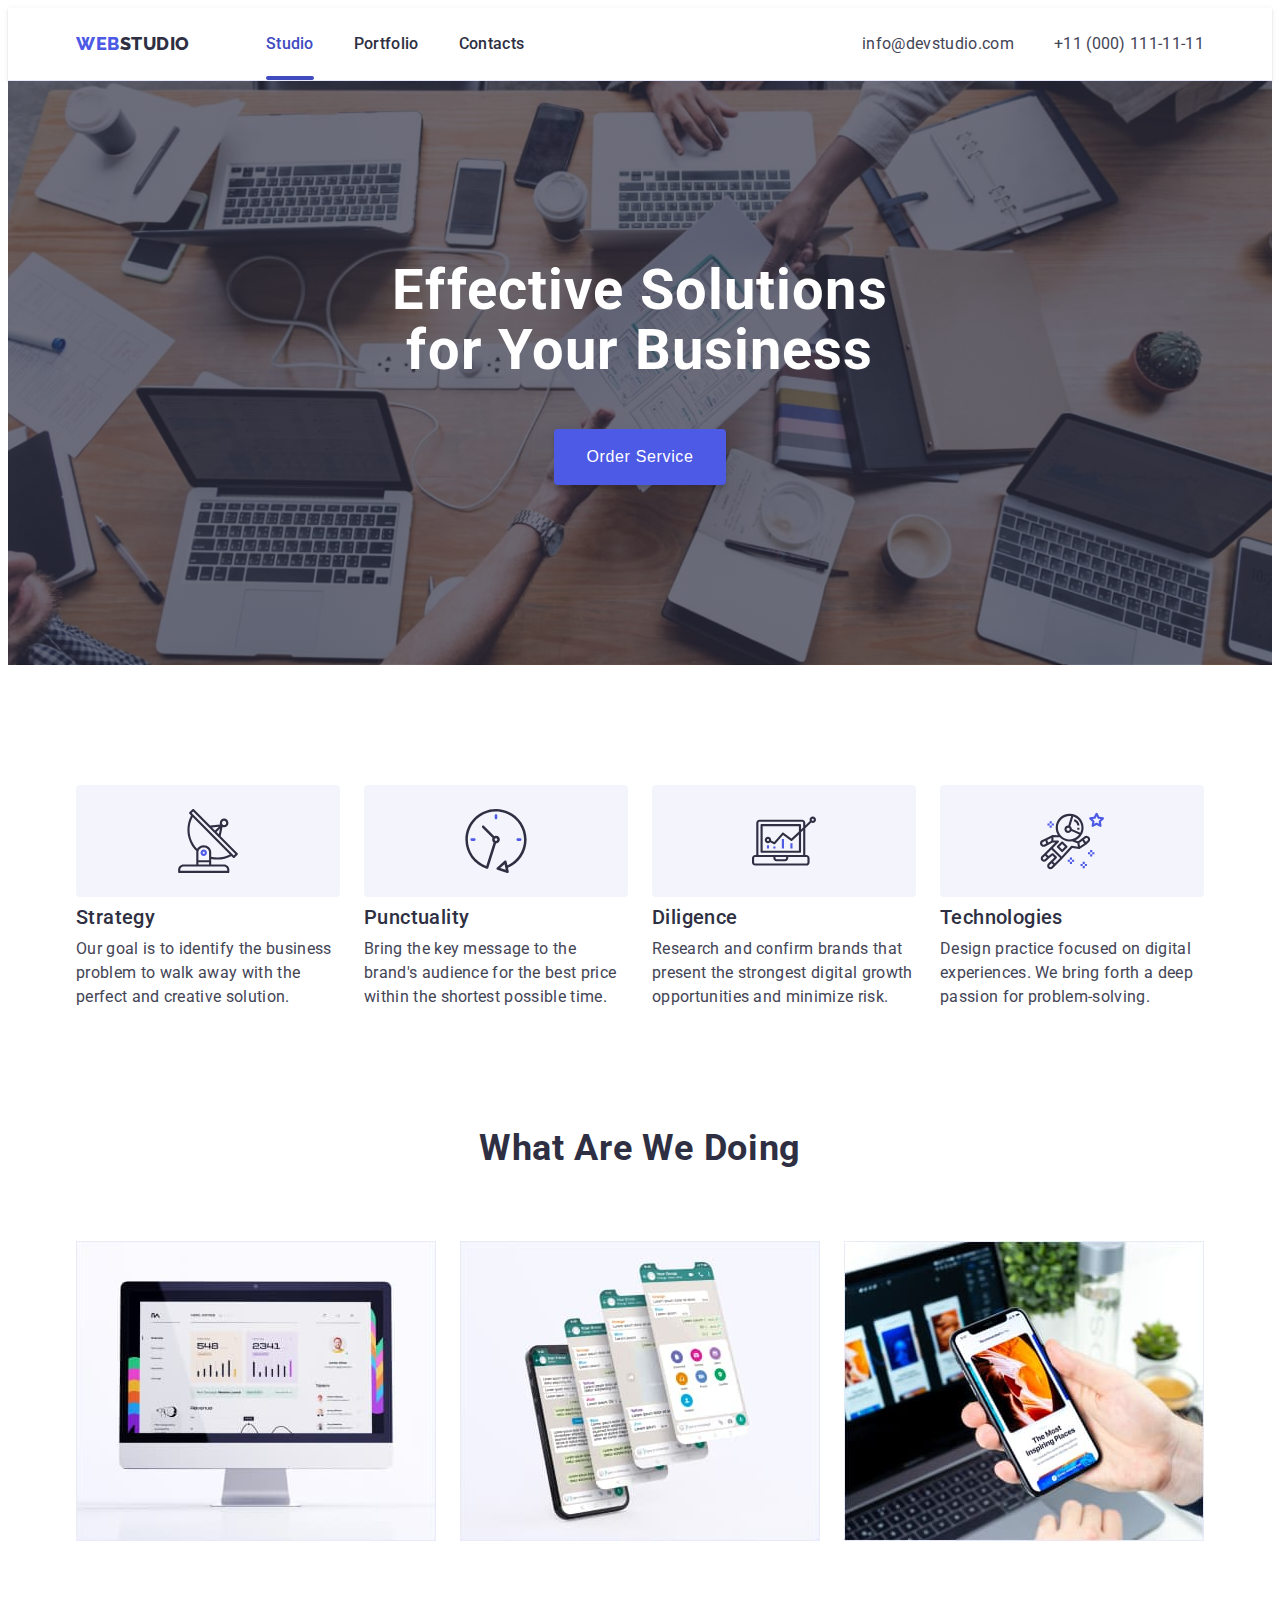
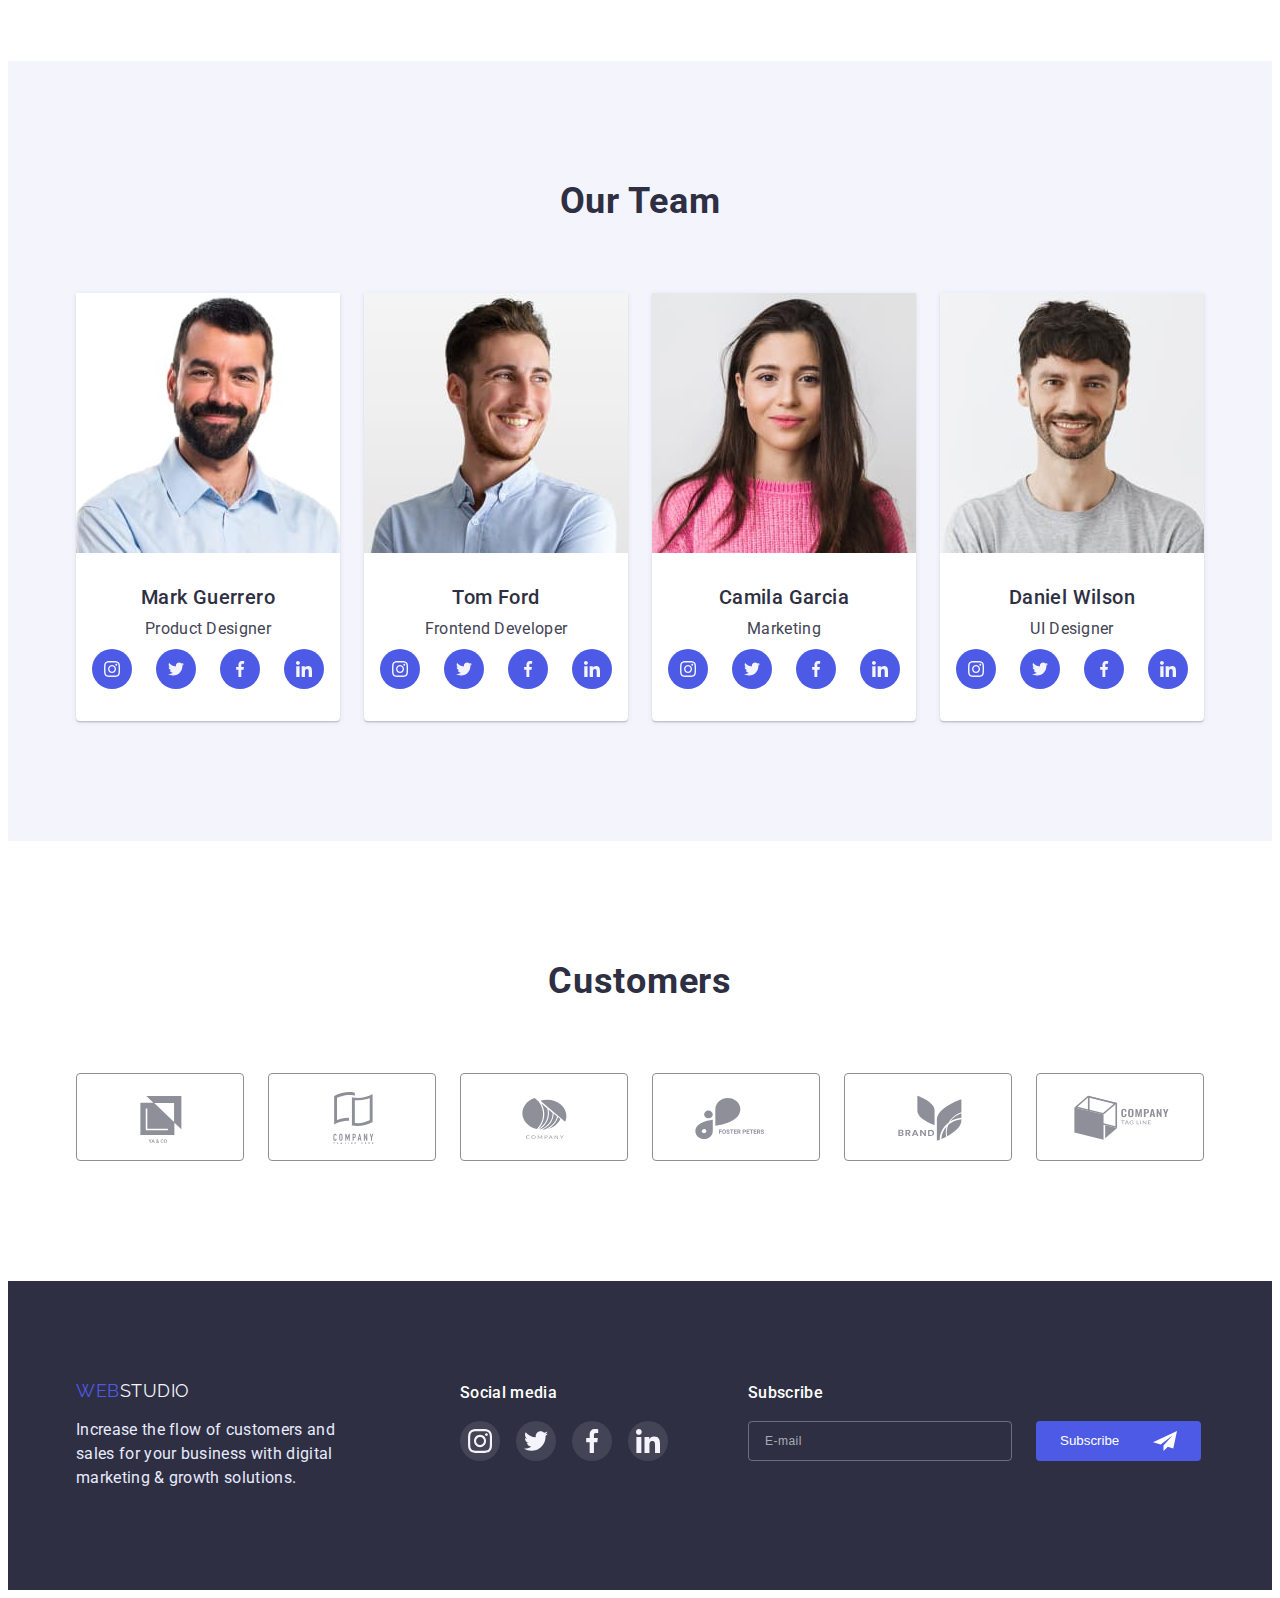
<file: index.html>
<!DOCTYPE html>
<html lang="en">
  <head>
    <meta charset="UTF-8" />
    <meta http-equiv="X-UA-Compatible" content="IE=edge" />
    <meta name="viewport" content="width=device-width, initial-scale=1.0" />
    <title>WebStudio</title>
    <link rel="preconnect" href="https://fonts.googleapis.com" />
    <link rel="preconnect" href="https://fonts.gstatic.com" crossorigin />
    <link
      href="https://fonts.googleapis.com/css2?family=Raleway:wght@800&family=Roboto:wght@400;500;700;900&display=swap"
      rel="stylesheet"
    />
    <link
      rel="stylesheet"
      href="https://cdnjs.cloudflare.com/ajax/libs/modern-normalize/1.1.0/modern-normalize.min.css"
      integrity="sha512-wpPYUAdjBVSE4KJnH1VR1HeZfpl1ub8YT/NKx4PuQ5NmX2tKuGu6U/JRp5y+Y8XG2tV+wKQpNHVUX03MfMFn9Q=="
      crossorigin="anonymous"
      referrerpolicy="no-referrer"
    />
    <link rel="stylesheet" href="./css/styles.css" />
  </head>

  <body>
    <!-- top line -->
    <header class="header">
      <div class="container page-header">
        <nav class="header-nav">
          <a href="./index.html" class="header-logo link"
            ><span class="header-web">Web</span>Studio</a
          >
          <ul class="menu list">
            <li class="menu-items">
              <a href="./index.html" class="menu-link link active">Studio</a>
            </li>
            <li class="menu-items">
              <a href="./portfolio.html" class="menu-link link">Portfolio</a>
            </li>
            <li class="menu-items">
              <a href="" class="menu-link link">Contacts</a>
            </li>
          </ul>
        </nav>
        <address class="contacts">
          <ul class="contacts-list list">
            <li class="contact-mail">
              <a href="mailto:info@devstudio.com" class="mail link"
                >info@devstudio.com</a
              >
            </li>
            <li class="contact-number">
              <a href="tel:+110001111111" class="number link"
                >+11 (000) 111-11-11</a
              >
            </li>
          </ul>
        </address>
      </div>
    </header>
    <!-- Hero -->
    <main>
      <section class="hearo">
        <div class="container hearo-container">
          <h1 class="hearo-title">Effective Solutions for Your Business</h1>
          <div class="button-container">
            <button type="button" data-modal-open class="hearo-btn">
              Order Service
            </button>
          </div>
        </div>
      </section>

      <!-- section 1 -->
      <section class="feature section">
        <div class="container">
          <h2 class="notitle">features</h2>
          <ul class="list feature-list">
            <li class="feature-item">
              <div class="feature-bg">
                <svg class="feature-icon" width="64" height="64">
                  <use href="./images/sprite.svg#icon-antenna"></use>
                </svg>
              </div>
              <h3 class="feature-title">Strategy</h3>
              <p class="feature-text">
                Our goal is to identify the business problem to walk away with
                the perfect and creative solution.
              </p>
            </li>
            <li class="feature-item">
              <div class="feature-bg">
                <svg class="feature-icon" width="64" height="64">
                  <use href="./images/sprite.svg#icon-clock"></use>
                </svg>
              </div>
              <h3 class="feature-title">Punctuality</h3>
              <p class="feature-text">
                Bring the key message to the brand's audience for the best price
                within the shortest possible time.
              </p>
            </li>
            <li class="feature-item">
              <div class="feature-bg">
                <svg class="feature-icon" width="64" height="64">
                  <use href="./images/sprite.svg#icon-diagram"></use>
                </svg>
              </div>
              <h3 class="feature-title">Diligence</h3>
              <p class="feature-text">
                Research and confirm brands that present the strongest digital
                growth opportunities and minimize risk.
              </p>
            </li>
            <li class="feature-item">
              <div class="feature-bg">
                <svg class="feature-icon" width="64" height="64">
                  <use href="./images/sprite.svg#icon-astronaut"></use>
                </svg>
              </div>
              <h3 class="feature-title">Technologies</h3>
              <p class="feature-text">
                Design practice focused on digital experiences. We bring forth a
                deep passion for problem-solving.
              </p>
            </li>
          </ul>
        </div>
      </section>
      <!-- section 2 -->
      <section class="doing section">
        <div class="container">
          <h2 class="doing-title">What are we doing</h2>
          <ul class="doing-list list">
            <li class="doing-img">
              <img
                class=""
                src="./images/img20.jpg"
                alt="computer"
                width="360"
                height="300"
              />
            </li>
            <li class="doing-img">
              <img
                src="./images/img21.jpg"
                alt="phone"
                width="360"
                height="300"
              />
            </li>
            <li class="doing-img">
              <img
                src="./images/img25.jpg"
                alt="computer and phene"
                width="360"
                height="300"
              />
            </li>
          </ul>
        </div>
      </section>
      <!-- section 3 -->
      <section class="team section">
        <div class="container">
          <h2 class="team-title">Our Team</h2>
          <ul class="team-list list">
            <li class="team-item">
              <img
                src="./images/img.jpg"
                alt="photo"
                width="264"
                height="292"
              />
              <div class="text-container">
                <h3 class="team-minititles">Mark Guerrero</h3>
                <p class="team-text">Product Designer</p>
                <ul class="social-list list">
                  <li class="social-list-item">
                    <a href="" class="social-list-link">
                      <svg class="social-list-icon" width="16" height="16">
                        <use href="./images/sprite.svg#icon-instagram"></use>
                      </svg>
                    </a>
                  </li>
                  <li class="social-list-item">
                    <a href="" class="social-list-link">
                      <svg class="social-list-icon" width="16" height="16">
                        <use href="./images/sprite.svg#icon-twitter"></use>
                      </svg>
                    </a>
                  </li>
                  <li class="social-list-item">
                    <a href="" class="social-list-link">
                      <svg class="social-list-icon" width="16" height="16">
                        <use href="./images/sprite.svg#icon-facebook"></use>
                      </svg>
                    </a>
                  </li>
                  <li class="social-list-item">
                    <a href="" class="social-list-link">
                      <svg class="social-list-icon" width="16" height="16">
                        <use href="./images/sprite.svg#icon-linkedin"></use>
                      </svg>
                    </a>
                  </li>
                </ul>
              </div>
            </li>
            <li class="team-item">
              <img
                src="./images/img11.jpg"
                alt="photo"
                width="264"
                height="292"
              />
              <div class="text-container">
                <h3 class="team-minititles">Tom Ford</h3>
                <p class="team-text">Frontend Developer</p>
                <ul class="social-list list">
                  <li class="social-list-item">
                    <a href="" class="social-list-link">
                      <svg class="social-list-icon" width="16" height="16">
                        <use href="./images/sprite.svg#icon-instagram"></use>
                      </svg>
                    </a>
                  </li>
                  <li class="social-list-item">
                    <a href="" class="social-list-link">
                      <svg class="social-list-icon" width="16" height="16">
                        <use href="./images/sprite.svg#icon-twitter"></use>
                      </svg>
                    </a>
                  </li>
                  <li class="social-list-item">
                    <a href="" class="social-list-link">
                      <svg class="social-list-icon" width="16" height="16">
                        <use href="./images/sprite.svg#icon-facebook"></use>
                      </svg>
                    </a>
                  </li>
                  <li class="social-list-item">
                    <a href="" class="social-list-link">
                      <svg class="social-list-icon" width="16" height="16">
                        <use href="./images/sprite.svg#icon-linkedin"></use>
                      </svg>
                    </a>
                  </li>
                </ul>
              </div>
            </li>
            <li class="team-item">
              <img
                src="./images/img22.jpg"
                alt="photo"
                width="264"
                height="292"
              />
              <div class="text-container">
                <h3 class="team-minititles">Camila Garcia</h3>
                <p class="team-text">Marketing</p>
                <ul class="social-list list">
                  <li class="social-list-item">
                    <a href="" class="social-list-link">
                      <svg class="social-list-icon" width="16" height="16">
                        <use href="./images/sprite.svg#icon-instagram"></use>
                      </svg>
                    </a>
                  </li>
                  <li class="social-list-item">
                    <a href="" class="social-list-link">
                      <svg class="social-list-icon" width="16" height="16">
                        <use href="./images/sprite.svg#icon-twitter"></use>
                      </svg>
                    </a>
                  </li>
                  <li class="social-list-item">
                    <a href="" class="social-list-link">
                      <svg class="social-list-icon" width="16" height="16">
                        <use href="./images/sprite.svg#icon-facebook"></use>
                      </svg>
                    </a>
                  </li>
                  <li class="social-list-item">
                    <a href="" class="social-list-link">
                      <svg class="social-list-icon" width="16" height="16">
                        <use href="./images/sprite.svg#icon-linkedin"></use>
                      </svg>
                    </a>
                  </li>
                </ul>
              </div>
            </li>
            <li class="team-item">
              <img
                src="./images/img33.jpg"
                alt="photo"
                width="264"
                height="292"
              />
              <div class="text-container">
                <h3 class="team-minititles">Daniel Wilson</h3>
                <p class="team-text">UI Designer</p>
                <ul class="social-list list">
                  <li class="social-list-item">
                    <a href="" class="social-list-link">
                      <svg class="social-list-icon" width="16" height="16">
                        <use href="./images/sprite.svg#icon-instagram"></use>
                      </svg>
                    </a>
                  </li>
                  <li class="social-list-item">
                    <a href="" class="social-list-link">
                      <svg class="social-list-icon" width="16" height="16">
                        <use href="./images/sprite.svg#icon-twitter"></use>
                      </svg>
                    </a>
                  </li>
                  <li class="social-list-item">
                    <a href="" class="social-list-link">
                      <svg class="social-list-icon" width="16" height="16">
                        <use href="./images/sprite.svg#icon-facebook"></use>
                      </svg>
                    </a>
                  </li>
                  <li class="social-list-item">
                    <a href="" class="social-list-link">
                      <svg class="social-list-icon" width="16" height="16">
                        <use href="./images/sprite.svg#icon-linkedin"></use>
                      </svg>
                    </a>
                  </li>
                </ul>
              </div>
            </li>
          </ul>
        </div>
      </section>
      <!-- partnier -->
      <section class="parnier section">
        <div class="container">
          <h2 class="partnier-title">Customers</h2>
          <ul class="partnier-list list">
            <li class="partnier-item">
              <a href="" class="partnier-link link">
                <svg class="partnier-icon" width="104" height="56">
                  <use href="./images/sprite.svg#icon-logo-one"></use>
                </svg>
              </a>
            </li>
            <li class="partnier-item">
              <a href="" class="partnier-link link">
                <svg class="partnier-icon" width="104" height="56">
                  <use href="./images/sprite.svg#icon-logo-two"></use>
                </svg>
              </a>
            </li>
            <li class="partnier-item">
              <a href="" class="partnier-link link">
                <svg class="partnier-icon" width="104" height="56">
                  <use href="./images/sprite.svg#icon-logo-three"></use>
                </svg>
              </a>
            </li>
            <li class="partnier-item">
              <a href="" class="partnier-link link">
                <svg class="partnier-icon" width="104" height="56">
                  <use href="./images/sprite.svg#icon-logo-four"></use>
                </svg>
              </a>
            </li>
            <li class="partnier-item">
              <a href="" class="partnier-link link">
                <svg class="partnier-icon" width="104" height="56">
                  <use href="./images/sprite.svg#icon-logo-five"></use>
                </svg>
              </a>
            </li>
            <li class="partnier-item">
              <a href="" class="partnier-link link">
                <svg class="partnier-icon" width="104" height="56">
                  <use href="./images/sprite.svg#icon-logo-six"></use>
                </svg>
              </a>
            </li>
          </ul>
        </div>
      </section>
    </main>
    <!-- footer -->
    <footer class="footer">
      <div class="footer-container container">
        <div>
          <a href="./index.html" class="footer-link link"
            ><span class="footer-web">Web</span>Studio</a
          >

          <p class="footer-text">
            Increase the flow of customers and sales for your business with
            digital marketing & growth solutions.
          </p>
        </div>
        <div class="footer-social-container">
          <h3 class="footer-social-title">Social media</h3>
          <ul class="footer-social-list list">
            <li class="footer-social-item">
              <a href="" class="footer-social-link link">
                <svg class="footer-social-icon" width="24" height="24">
                  <use href="./images/sprite.svg#icon-instagram"></use>
                </svg>
              </a>
            </li>
            <li class="footer-social-item">
              <a href="" class="footer-social-link">
                <svg class="footer-social-icon" width="24" height="24">
                  <use href="./images/sprite.svg#icon-twitter"></use>
                </svg>
              </a>
            </li>
            <li class="footer-social-item">
              <a href="" class="footer-social-link">
                <svg class="footer-social-icon" width="24" height="24">
                  <use href="./images/sprite.svg#icon-facebook"></use>
                </svg>
              </a>
            </li>
            <li class="footer-social-item">
              <a href="" class="footer-social-link">
                <svg class="footer-social-icon" width="24" height="24">
                  <use href="./images/sprite.svg#icon-linkedin"></use>
                </svg>
              </a>
            </li>
          </ul>
        </div>
        <form class="subscribe-form" autocomplete="off">
          <p class="media">Subscribe</p>
          <div class="subscribe-field">
            <label class="subscribe-label">
              <input
                type="email"
                name="email"
                class="subscribe-input"
                placeholder="E-mail"
              />
            </label>
            <button type="submit" class="btn-subscribe">
              Subscribe
              <svg class="subscribe-icon" width="24" height="24">
                <use href="./images/sprite.svg#logo-subscribe"></use>
              </svg>
            </button>
          </div>
        </form>
      </div>
    </footer>
    <div class="backdrop is-hidden" data-modal>
      <div class="modal">
        <button type="button" data-modal-close class="modal-close">
          <svg class="btn-modal" width="8" height="8">
            <use href="./images/sprite.svg#icon-close"></use>
          </svg>
        </button>
        <form autocomplete="off">
          <b class="modal-topic"
            >Leave your contacts and we will call you back</b
          >
          <label class="modal-item">
            <span class="input-name">Name</span>
            <input type="text" name="name" />
            <span class="person-input">
              <svg class="input-icon" width="18" height="24">
                <use href="./images/sprite.svg#modal-person"></use>
              </svg>
            </span>
          </label>

          <label class="modal-item">
            <span class="input-name">Phone</span>
            <input type="tel" name="tel" />
            <span class="person-input">
              <svg class="input-icon" width="18" height="24">
                <use href="./images/sprite.svg#modal-phone"></use>
              </svg>
            </span>
          </label>

          <label class="modal-item">
            <span class="input-name">Email</span>
            <input type="email" name="email" autocomplete="on" />
            <span class="person-input">
              <svg class="input-icon" width="18" height="24">
                <use href="./images/sprite.svg#modal-email"></use>
              </svg>
            </span>
          </label>

          <label class="modal-item comment">
            <span class="input-name">Comment</span>
            <textarea name="comment" placeholder="Text input"></textarea>
          </label>

          <label class="modal-policy">
            <input class="checkbox" type="checkbox" name="privacy policy" />
            <span class="logo-check">
              <svg class="check" width="10" height="8">
                <use href="./images/sprite.svg#logo-check"></use>
              </svg>
            </span>
            I accept the terms and conditions of the
            <span>
              <a href="#">Privacy Policy</a>
            </span>
          </label>

          <button type="submit" class="btn-send">Send</button>
        </form>
      </div>
    </div>
    <script src="./js/modal.js"></script>
  </body>
</html>
</file>
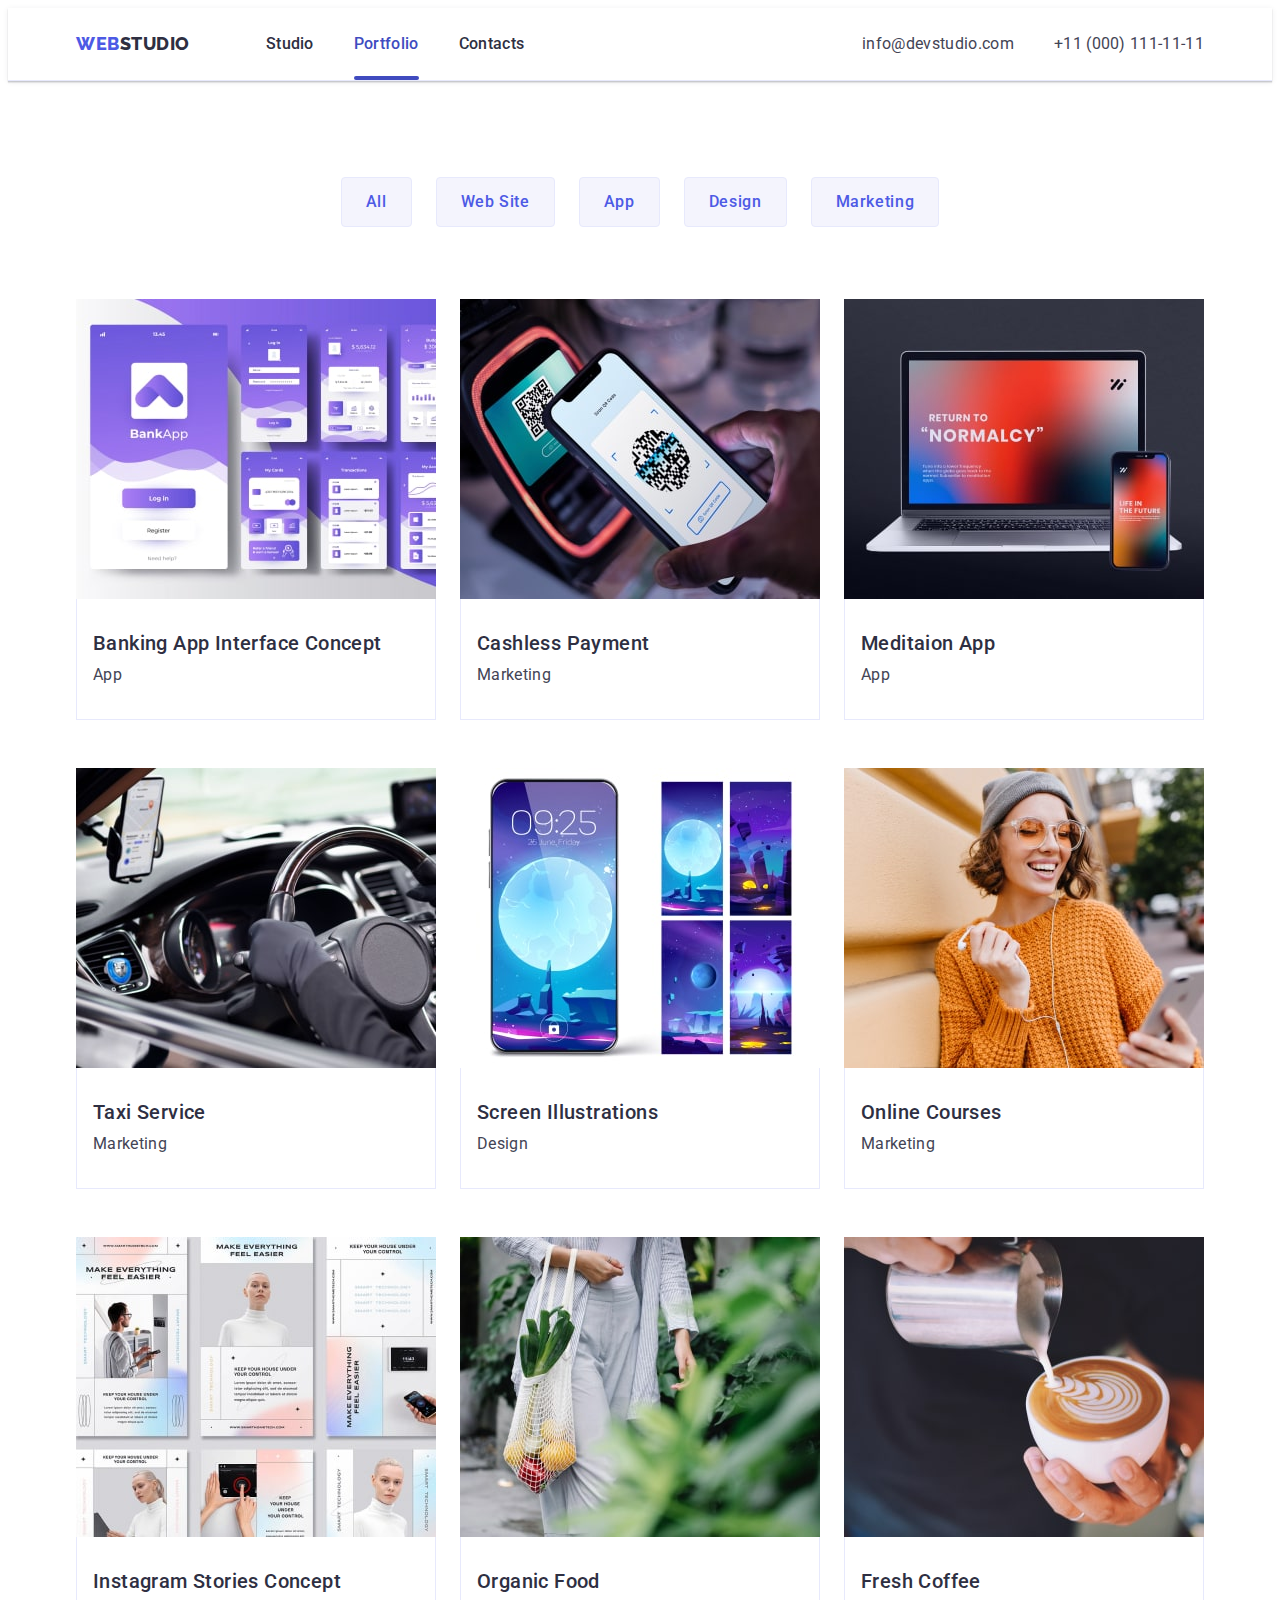
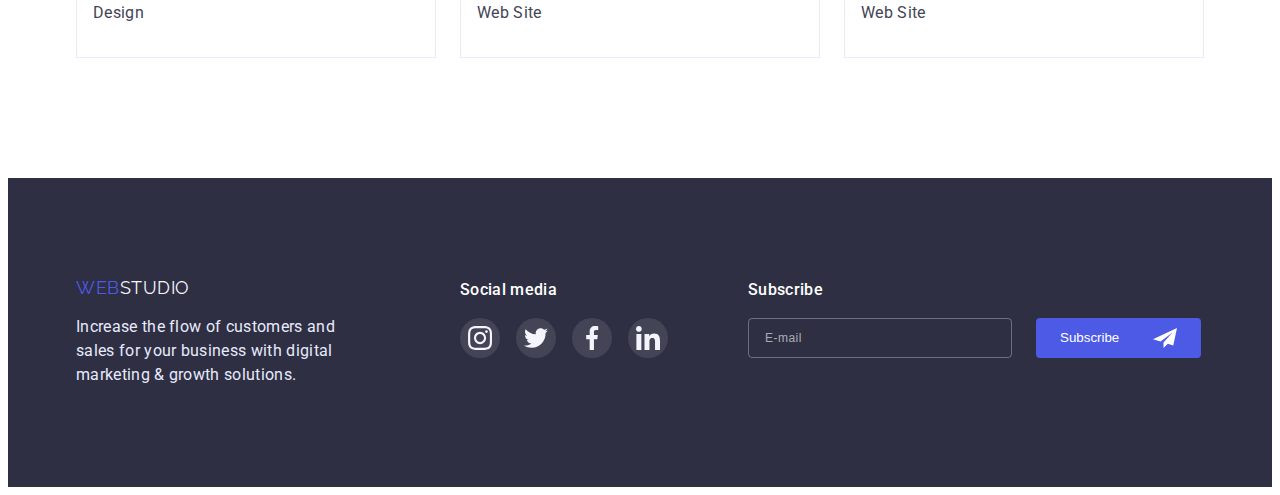
<file: portfolio.html>
<!DOCTYPE html>
<html lang="en">
  <head>
    <meta charset="UTF-8" />
    <meta http-equiv="X-UA-Compatible" content="IE=edge" />
    <meta name="viewport" content="width=device-width, initial-scale=1.0" />
    <title>Portfolio</title>
    <link rel="preconnect" href="https://fonts.googleapis.com" />
    <link rel="preconnect" href="https://fonts.gstatic.com" crossorigin />
    <link
      href="https://fonts.googleapis.com/css2?family=Raleway:wght@800&family=Roboto:wght@400;500;700;900&display=swap"
      rel="stylesheet"
    />
    <link
      rel="stylesheet"
      href="https://cdnjs.cloudflare.com/ajax/libs/modern-normalize/1.1.0/modern-normalize.min.css"
      integrity="sha512-wpPYUAdjBVSE4KJnH1VR1HeZfpl1ub8YT/NKx4PuQ5NmX2tKuGu6U/JRp5y+Y8XG2tV+wKQpNHVUX03MfMFn9Q=="
      crossorigin="anonymous"
      referrerpolicy="no-referrer"
    />
    <link rel="stylesheet" href="./css/styles.css" />
  </head>

  <body>
    <!-- top line -->
    <header class="header">
      <div class="container page-header">
        <nav class="header-nav">
          <a href="./index.html" class="header-logo link"
            ><span class="header-web">Web</span>Studio</a
          >
          <ul class="menu list">
            <li class="menu-items">
              <a href="./index.html" class="menu-link link">Studio</a>
            </li>
            <li class="menu-items">
              <a href="./portfolio.html" class="menu-link link active"
                >Portfolio</a
              >
            </li>
            <li class="menu-items">
              <a href="" class="menu-link link">Contacts</a>
            </li>
          </ul>
        </nav>
        <address class="contacts">
          <ul class="contacts-list list">
            <li class="contact-mail">
              <a href="mailto:info@devstudio.com" class="mail link"
                >info@devstudio.com</a
              >
            </li>
            <li class="contact-number">
              <a href="tel:+110001111111" class="number link"
                >+11 (000) 111-11-11</a
              >
            </li>
          </ul>
        </address>
      </div>
    </header>
    <!--buttons -->
    <main>
      <section class="content section">
        <div class="portfilio container">
          <h1 class="notitle">portfolio</h1>

          <ul class="btn-list list">
            <li>
              <button type="button" class="btn-all batton-list">All</button>
            </li>
            <li>
              <button type="button" class="btn-site batton-list">
                Web Site
              </button>
            </li>
            <li>
              <button type="button" class="btn-app batton-list">App</button>
            </li>
            <li>
              <button type="button" class="btn-design batton-list">
                Design
              </button>
            </li>
            <li>
              <button type="button" class="btn-marketing batton-list">
                Marketing
              </button>
            </li>
          </ul>

          <!-- row1 -->

          <ul class="row-list list">
            <li class="row-item">
              <a href="./portfolio.html" class="row-link link">
                <div class="row-link-img">
                  <img
                    src="./images/img1.jpg"
                    alt="girl"
                    width="360"
                    height="300"
                  />
                  <p class="overley">
                    14 Stylish and User-Friendly App Design Concepts · Task
                    Manager App · Calorie Tracker App · Exotic Fruit Ecommerce
                    App · Cloud Storage App
                  </p>
                </div>

                <div class="list-text">
                  <h2 class="row-title">Banking App Interface Concept</h2>
                  <p class="row-text">App</p>
                </div>
              </a>
            </li>
            <li class="row-item">
              <a href="./portfolio.html" class="row-link link">
                <div class="row-link-img">
                  <img
                    src="./images/img2.jpg"
                    alt="Cashless Payment"
                    width="360"
                    height="300"
                  />
                  <p class="overley">
                    14 Stylish and User-Friendly App Design Concepts · Task
                    Manager App · Calorie Tracker App · Exotic Fruit Ecommerce
                    App · Cloud Storage App
                  </p>
                </div>
                <div class="list-text">
                  <h2 class="row-title">Cashless Payment</h2>
                  <p class="row-text">Marketing</p>
                </div></a
              >
            </li>
            <li class="row-item">
              <a href="./portfolio.html" class="row-link link">
                <div class="row-link-img">
                  <img
                    src="./images/img3.jpg"
                    alt="Meditaion App"
                    width="360"
                    height="300"
                  />
                  <p class="overley">
                    14 Stylish and User-Friendly App Design Concepts · Task
                    Manager App · Calorie Tracker App · Exotic Fruit Ecommerce
                    App · Cloud Storage App
                  </p>
                </div>
                <div class="list-text">
                  <h2 class="row-title">Meditaion App</h2>
                  <p class="row-text">App</p>
                </div></a
              >
            </li>
            <!-- row2 -->
            <li class="row-item">
              <a href="./portfolio.html" class="row-link link">
                <div class="row-link-img">
                  <img
                    src="./images/img4.jpg"
                    alt="car"
                    width="360"
                    height="300"
                  />
                  <p class="overley">
                    14 Stylish and User-Friendly App Design Concepts · Task
                    Manager App · Calorie Tracker App · Exotic Fruit Ecommerce
                    App · Cloud Storage App
                  </p>
                </div>
                <div class="list-text">
                  <h2 class="row-title">Taxi Service</h2>
                  <p class="row-text">Marketing</p>
                </div></a
              >
            </li>
            <li class="row-item">
              <a href="./portfolio.html" class="row-link link">
                <div class="row-link-img">
                  <img
                    src="./images/img5.jpg"
                    alt="girl"
                    width="360"
                    height="300"
                  />
                  <p class="overley">
                    14 Stylish and User-Friendly App Design Concepts · Task
                    Manager App · Calorie Tracker App · Exotic Fruit Ecommerce
                    App · Cloud Storage App
                  </p>
                </div>
                <div class="list-text">
                  <h2 class="row-title">Screen Illustrations</h2>
                  <p class="row-text">Design</p>
                </div></a
              >
            </li>
            <li class="row-item">
              <a href="./portfolio.html" class="row-link link">
                <div class="row-link-img">
                  <img
                    src="./images/img6.jpg "
                    alt="mobile"
                    width="360"
                    height="300"
                  />
                  <p class="overley">
                    14 Stylish and User-Friendly App Design Concepts · Task
                    Manager App · Calorie Tracker App · Exotic Fruit Ecommerce
                    App · Cloud Storage App
                  </p>
                </div>
                <div class="list-text">
                  <h2 class="row-title">Online Courses</h2>
                  <p class="row-text">Marketing</p>
                </div></a
              >
            </li>
            <li class="row-item">
              <a href="./portfolio.html" class="row-link link">
                <div class="row-link-img">
                  <img
                    src="./images/img7.jpg"
                    alt="instagramm"
                    width="360"
                    height="300"
                  />
                  <p class="overley">
                    14 Stylish and User-Friendly App Design Concepts · Task
                    Manager App · Calorie Tracker App · Exotic Fruit Ecommerce
                    App · Cloud Storage App
                  </p>
                </div>

                <div class="list-text">
                  <h2 class="row-title">Instagram Stories Concept</h2>
                  <p class="row-text">Design</p>
                </div></a
              >
            </li>
            <li class="row-item">
              <a href="./portfolio.html" class="row-link link">
                <div class="row-link-img">
                  <img
                    src="./images/img8.jpg"
                    alt="food"
                    width="360"
                    height="300"
                  />
                  <p class="overley">
                    14 Stylish and User-Friendly App Design Concepts · Task
                    Manager App · Calorie Tracker App · Exotic Fruit Ecommerce
                    App · Cloud Storage App
                  </p>
                </div>
                <div class="list-text">
                  <h2 class="row-title">Organic Food</h2>
                  <p class="row-text">Web Site</p>
                </div></a
              >
            </li>
            <li class="row-item">
              <a href="./portfolio.html" class="row-link link">
                <div class="row-link-img">
                  <img
                    src="./images/img9.jpg"
                    alt="coffe"
                    width="360"
                    height="300"
                  />
                  <p class="overley">
                    14 Stylish and User-Friendly App Design Concepts · Task
                    Manager App · Calorie Tracker App · Exotic Fruit Ecommerce
                    App · Cloud Storage App
                  </p>
                </div>
                <div class="list-text">
                  <h2 class="row-title">Fresh Coffee</h2>
                  <p class="row-text">Web Site</p>
                </div>
              </a>
            </li>
          </ul>
        </div>
      </section>
    </main>
    <!-- footer -->
    <footer class="footer">
      <div class="footer-container container">
        <div>
          <a href="./index.html" class="footer-link link"
            ><span class="footer-web">Web</span>Studio</a
          >

          <p class="footer-text">
            Increase the flow of customers and sales for your business with
            digital marketing & growth solutions.
          </p>
        </div>
        <div class="footer-social-container">
          <h3 class="footer-social-title">Social media</h3>
          <ul class="footer-social-list list">
            <li class="footer-social-item">
              <a href="" class="footer-social-link link">
                <svg class="footer-social-icon" width="24" height="24">
                  <use href="./images/sprite.svg#icon-instagram"></use>
                </svg>
              </a>
            </li>
            <li class="footer-social-item">
              <a href="" class="footer-social-link">
                <svg class="footer-social-icon" width="24" height="24">
                  <use href="./images/sprite.svg#icon-twitter"></use>
                </svg>
              </a>
            </li>
            <li class="footer-social-item">
              <a href="" class="footer-social-link">
                <svg class="footer-social-icon" width="24" height="24">
                  <use href="./images/sprite.svg#icon-facebook"></use>
                </svg>
              </a>
            </li>
            <li class="footer-social-item">
              <a href="" class="footer-social-link">
                <svg class="footer-social-icon" width="24" height="24">
                  <use href="./images/sprite.svg#icon-linkedin"></use>
                </svg>
              </a>
            </li>
          </ul>
        </div>
        <form class="subscribe-form" autocomplete="off">
          <p class="media">Subscribe</p>
          <div class="subscribe-field">
            <label class="subscribe-label">
              <input
                type="email"
                name="email"
                class="subscribe-input"
                placeholder="E-mail"
              />
            </label>
            <button type="submit" class="btn-subscribe">
              Subscribe
              <svg class="subscribe-icon" width="24" height="24">
                <use href="./images/sprite.svg#logo-subscribe"></use>
              </svg>
            </button>
          </div>
        </form>
      </div>
    </footer>
  </body>
</html>
</file>
<file: css/styles.css>
:root {
  --primary-brand: #4d5ae5;
  --pressed-state: #404bbf;
  --dark: #2e2f42;
  --success: #31d0aa;
  --text: #434455;
  --subtle-text: #8e8f99;
  --accent: #e7e9fc;
  --light: #f4f4fd;
  --modal-overlay: #2e2f42;
  --hero-background: #2e2f42;
  --white: #ffffff;
  --bg-icon: #f4f4fd;
  --modal-text-color: #8e8f99;
  --modal-policy-color: #757575;

  --animation-function: cubic-bezier(0.4, 0, 0.2, 1);
  --animation-duration: 250ms;
}
body {
  font-family: "Roboto", sans-serif;
  background: var(--white);
  color: var(--dark);
}
html {
  box-sizing: border-box;
}
*,
*::before,
*::after {
  box-sizing: inherit;
}
h1,
h2,
h3,
p {
  margin-bottom: 0;
  margin-top: 0;
}
ul,
ol {
  margin-bottom: 0;
  margin-top: 0;
  padding-left: 0;
}
img {
  display: block;
  max-width: 100%;
  height: auto;
}

.list {
  list-style: none;
}
.link {
  text-decoration: none;
}
.notitle {
  position: absolute;
  width: 1px;
  height: 1px;
  margin: -1px;
  border: 0;
  padding: 0;

  white-space: nowrap;
  clip-path: inset(100%);
  clip: rect(0 0 0 0);
  overflow: hidden;
}
.section {
  padding-bottom: 120px;
  padding-top: 120px;
}
/* header */
.header {
  padding: 24px 0;
  border-bottom: 1px solid #e7e9fc;
  box-shadow: 0px 2px 1px rgba(46, 47, 66, 0.08),
    0px 1px 1px rgba(46, 47, 66, 0.16), 0px 1px 6px rgba(46, 47, 66, 0.08);
}
.page-header {
  display: flex;
  align-items: center;
}
.header-nav {
  display: flex;
  align-items: center;
}
.header-web {
  font-family: "Raleway", sans-serif;
  font-weight: 800;
  font-size: 18px;
  line-height: 1.33;

  letter-spacing: 0.03em;
  text-transform: uppercase;
  color: var(--primary-brand);
}
.header-logo {
  font-family: "Raleway";
  font-style: normal;
  font-weight: 800;
  font-size: 18px;
  line-height: 1.33;
  display: flex;
  align-items: center;
  letter-spacing: 0.03em;
  text-transform: uppercase;
  color: var(--dark);
  margin-right: 76px;
}
.menu {
  display: flex;
  align-items: center;
}
.menu-link {
  position: relative;
  transition: color var(--animation-duration) var(--animation-function);
  font-weight: 500;
  font-size: 16px;
  line-height: 1.5;
  letter-spacing: 0.02em;
  color: var(--dark);
  padding-top: 24px;
  padding-bottom: 24px;
}
.menu-items:not(:last-child) {
  margin-right: 40px;
}
.menu-link:focus,
.menu-link:hover,
.menu-link:active {
  color: var(--pressed-state);
}
.menu-link:active {
  position: relative;
  text-decoration: underline;
  color: var(--pressed-state);
}
.active {
  color: var(--pressed-state);
}
.mail,
.number {
  font-size: 16px;
  line-height: 1.5;
  letter-spacing: 0.02em;
  color: var(--text);
  transition: color var(--animation-duration) var(--animation-function);
}
.contacts {
  font-style: normal;
  margin-left: auto;
}
.contacts-list {
  display: flex;
  align-items: center;
}
.contact-mail {
  margin-right: 40px;
}
.mail:focus,
.number:focus,
.mail:hover,
.number:hover {
  color: var(--pressed-state);
}
.menu-link.active::after {
  content: "";
  position: absolute;
  left: 0;
  bottom: -3px;
  display: block;
  width: 100%;
  height: 4px;
  background-color: var(--pressed-state);
  border-radius: 2px;
  transform: scale(1);
  color: var(--pressed-state);
}

/* hearo */
.hearo {
  background: var(--dark);
  padding: 180px 0;
  background-image: linear-gradient(
      rgba(46, 47, 66, 0.7),
      rgba(46, 47, 66, 0.7)
    ),
    url(../images/people-office.jpg);

  background-position: center;
  background-repeat: no-repeat;
  max-width: 1440px;
  margin: 0 auto;
  background-size: cover;
}
.hearo-container {
  display: flex;
  text-align: center;
  flex-direction: column;
  align-items: center;
  flex-wrap: wrap;
}

.hearo-title {
  font-weight: 700;
  font-size: 56px;
  line-height: 1.07;

  letter-spacing: 0.02em;

  color: var(--white);

  width: 507px;
  margin: 0 auto 48px;
}

.hearo-btn {
  transition: background-color var(--animation-duration)
    var(--animation-function);
  font-weight: 500;
  font-size: 16px;
  line-height: 1.5;
  height: 10px;
  letter-spacing: 0.04em;
  cursor: pointer;
  color: var(--white);

  padding: 16px 32px;
  gap: 10px;

  background: var(--primary-brand);
  box-shadow: 0px 4px 4px rgba(0, 0, 0, 0.15);
  border-radius: 4px;
  flex-basis: 56px;
  height: 56px;
  border: none;
}
.hearo-btn:focus,
.hearo-btn:hover {
  background-color: var(--pressed-state);
}
/* advantage */

.feature-item:not(:nth-child(4n)) {
  margin-right: 24px;
}
.feature-list {
  display: flex;
}
.feature-title {
  font-weight: 500;
  font-size: 20px;
  line-height: 1.2;
  letter-spacing: 0.02em;
  margin-bottom: 8px;
}
.feature-text {
  font-size: 16px;
  line-height: 1.5;
  letter-spacing: 0.02em;
  color: var(--text);
}
.feature-item {
  width: 264px;
}
.feature-bg {
  display: flex;
  align-items: center;
  background-color: var(--bg-icon);
  justify-content: center;

  height: 112px;
  margin-bottom: 8px;
  border-radius: 4px;
}
/* .feature-icon {
  display: flex;
  align-items: center;
  margin: 0 auto;
} */

/* doing */
.doing {
  padding-top: 0;
}
.doing-list {
  display: flex;
}
.doing-img:not(:nth-child(3n)) {
  margin-right: 24px;
}
.doing-title {
  font-weight: 700;
  font-size: 36px;
  line-height: 1.11;
  text-align: center;
  letter-spacing: 0.02em;
  text-transform: capitalize;
  margin-bottom: 72px;
}

/* team */
.team {
  background: var(--light);
}
.team-title {
  font-family: "Roboto";
  font-style: normal;
  font-weight: 700;
  font-size: 36px;
  line-height: 40px;
  text-align: center;
  letter-spacing: 0.02em;
  text-transform: capitalize;
  margin-bottom: 72px;
}
.team-list {
  display: flex;
}
.team-list > li {
  background-color: #ffffff;
  box-shadow: 0px 1px 6px rgba(46, 47, 66, 0.08),
    0px 1px 1px rgba(46, 47, 66, 0.16), 0px 2px 1px rgba(46, 47, 66, 0.08);
  border-radius: 0px 0px 4px 4px;
}

.team-item:not(:nth-child(4n)) {
  margin-right: 24px;
}
.text-container {
  padding-top: 32px;
  padding-bottom: 32px;
}
.team-minititles {
  font-weight: 500;
  font-size: 20px;
  line-height: 1.2;
  margin-bottom: 8px;
  text-align: center;
  letter-spacing: 0.02em;
}
.team-text {
  font-size: 16px;
  line-height: 1.5;
  text-align: center;
  letter-spacing: 0.02em;
  color: var(--text);
  margin-bottom: 8px;
}

.social-list-link {
  transition: background-color var(--animation-duration)
    var(--animation-function);
  display: flex;
  justify-content: center;
  align-items: center;
  width: 40px;
  height: 40px;
  border-radius: 50%;
  background-color: var(--primary-brand);
}

.social-list-link:hover,
.social-list-link:focus {
  background-color: var(--pressed-state);
}

.social-list {
  display: flex;
  justify-content: center;
  gap: 24px;
}

.social-list-icon {
  fill: var(--light);
}

/* partniers */
.partnier-title {
  font-family: "Roboto";
  font-style: normal;
  font-weight: 700;
  font-size: 36px;
  line-height: 40px;
  text-align: center;
  letter-spacing: 0.02em;
  text-transform: capitalize;
  margin-bottom: 72px;
}
.partnier-list {
  display: flex;
  gap: 24px;
  justify-content: center;
}

.partnier-item {
  width: 168px;
  height: 88px;
}
.partnier-link {
  transition: color var(--animation-duration) var(--animation-function),
    border-color var(--animation-duration) var(--animation-function);
  display: flex;
  justify-content: center;
  align-items: center;
  width: 100%;
  height: 100%;

  border: 1px solid var(--subtle-text);
  border-radius: 4px;
  color: var(--subtle-text);
}
.partnier-link:hover,
.partnier-link:focus {
  border-color: var(--primary-brand);
  color: var(--primary-brand);
}

.partnier-icon {
  fill: currentColor;
}
/* footer */
.footer {
  background: var(--dark);
  padding: 100px 0;
}
.footer-link {
  font-family: "Raleway";
  font-size: 18px;
  line-height: 1.16;
  display: inline-block;
  letter-spacing: 0.03em;
  text-transform: uppercase;
  color: var(--light);
  margin-bottom: 16px;
}
.footer-web {
  color: var(--primary-brand);
}
.footer-text {
  line-height: 1.5;
  letter-spacing: 0.02em;
  color: var(--accent);
  width: 264px;
}
.footer-social-title {
  font-weight: 500;
  font-size: 16px;
  line-height: 24px;

  letter-spacing: 0.02em;

  color: #ffffff;
  margin-bottom: 16px;
}
.footer-container {
  display: flex;
}
.footer-social-container {
  display: inline-block;
  margin-left: 120px;
  margin-right: 80px;
}
.footer-social-list {
  display: flex;
  justify-content: center;
  gap: 16px;
}
.footer-social-item {
  width: 40px;
  height: 40px;
}
.footer-social-link {
  transition: background-color var(--animation-duration)
    var(--animation-function);
  display: flex;
  justify-content: center;
  align-items: center;
  width: 100%;
  height: 100%;
  border-radius: 50%;
  background-color: rgba(255, 255, 255, 0.1);
}
.footer-social-link:hover,
.footer-social-link:focus {
  background-color: var(--success);
}
.subscribe-field {
  display: flex;
}

.subscribe-label {
  margin-right: 24px;
}

.subscribe-label input {
  transition: border var(--animation-duration) var(--animation-function);

  min-width: 264px;
  min-height: 40px;
  padding: 8px 16px;
  border: 1px solid rgba(255, 255, 255, 0.3);
  box-shadow: drop-shadow(0px 4px 4px rgba(0, 0, 0, 0.15));
  border-radius: 4px;
  background-color: transparent;
  color: var(--white);
}
subscribe-input::placeholder {
  font-size: 12px;
  line-height: 2;
  letter-spacing: 0.04em;

  color: rgba(255, 255, 255, 0.6);
}
.subscribe-label input:focus {
  outline: none;
  border: 1px solid var(--primary-brand);
}

.subscribe-input::placeholder {
  font-size: 12px;
  line-height: 2;
  letter-spacing: 0.04em;

  color: rgba(255, 255, 255, 0.6);
}

.btn-subscribe {
  transition: background-color var(--animation-duration)
    var(--animation-function);
  display: flex;
  font-weight: 500;
  padding: 8px 24px;
  min-width: 165px;
  height: 40px;
  color: var(--white);
  background-color: var(--primary-brand);
  border: transparent;
  border-radius: 4px;
  align-items: center;
  justify-content: space-between;
  cursor: pointer;
}

.btn-subscribe:hover,
.btn-subscribe:focus {
  background-color: var(--pressed-state);
}
.media {
  margin: 0 auto 16px 0;
  font-weight: 500;
  font-size: 16px;
  line-height: 1.5;
  letter-spacing: 0.02em;

  color: var(--white);
}

/* ================modal================ */
.backdrop {
  width: 100%;
  height: 100%;
  background: rgba(46, 47, 66, 0.4);
  position: fixed;
  top: 0;
  left: 0;
  transition: opacity 250ms cubic-bezier(0.4, 0, 0.2, 1),
    visibility 250ms cubic-bezier(0.4, 0, 0.2, 1);
  opacity: 1;
}

.modal {
  width: 408px;
  height: 584px;
  padding: 72px 24px 24px;
  background: #fcfcfc;
  border: 1px solid rgba(0, 0, 0, 0.1);
  position: absolute;
  top: 50%;
  left: 50%;
  transform: translate(-50%, -50%) scale(1);
  transition: transform 250ms cubic-bezier(0.4, 0, 0.2, 1);
}

.modal-close {
  position: absolute;
  transition: background-color var(--animation-duration)
      var(--animation-function),
    border-color var(--animation-duration) var(--animation-function);

  display: flex;
  top: 24px;
  right: 24px;
  align-items: center;
  justify-content: center;

  cursor: pointer;
  width: 24px;
  height: 24px;
  border-radius: 50%;
  border: 1px solid rgba(0, 0, 0, 0.1);
  background-color: var(--accent);
}

.is-hidden {
  opacity: 0;
  visibility: hidden;
  pointer-events: none;
}
.backdrop .is-hidden .modal {
  transform: translate(-50%, -50%) scale(0);
}

.btn-modal {
  transition: fill var(--animation-duration) var(--animation-function);
  fill: currentColor;
}

.modal-close:hover,
.modal-close:focus {
  border-color: var(--pressed-state);
  background-color: var(--pressed-state);
}

.modal-close:hover .btn-modal,
.modal-close:focus .btn-modal {
  fill: var(--white);
}

/* ============modal-input==============*/

form {
  display: flex;
  flex-direction: column;
}

.modal-topic {
  margin: 0 0 16px;
  font-weight: 500;
  text-align: center;
}

.modal-item {
  position: relative;
  margin-bottom: 8px;
}

.modal-item.comment {
  margin-bottom: 16px;
}

.input-name {
  display: block;

  font-weight: 400;
  font-size: 12px;
  line-height: 1.17;
  letter-spacing: 0.01em;
  color: var(--modal-text-color);

  margin-bottom: 4px;
}

.modal-item input {
  transition: border-color var(--animation-duration) var(--animation-function);
  outline: none;

  width: 100%;
  min-height: 40px;
  padding: 8px 16px;
  padding-left: 38px;
  margin: 0;

  font-weight: 400;
  font-size: 12px;
  line-height: 16px;
  letter-spacing: 0.04em;

  border: 1px solid rgba(33, 33, 33, 0.2);
  border-radius: 4px;
}

.modal-item input:focus,
textarea:focus {
  border-color: var(--pressed-state);
}

.modal-item input:focus + .person-input > .input-icon {
  fill: var(--pressed-state);
}

.input-icon {
  transition: fill var(--animation-duration) var(--animation-function);
}
.person-input {
  width: 18px;
  height: 24px;
  position: absolute;
  bottom: 8px;
  left: 16px;
}

.modal-policy {
  font-weight: 400;
  font-size: 12px;
  line-height: 1.33;
  letter-spacing: 0.04em;

  margin-bottom: 24px;
  color: var(--modal-policy-color);
}

.checkbox:checked + .logo-check {
  background-color: var(--pressed-state);
  border-color: var(--pressed-state);
}

.checkbox:checked + .logo-check .check {
  fill: var(--light);
}

textarea {
  transition: border-color var(--animation-duration) var(--animation-function);
  display: block;
  resize: none;
  width: 100%;
  min-height: 120px;
  padding: 8px 16px;
  border: 1px solid rgba(33, 33, 33, 0.2);
  border-radius: 4px;
  outline: none;
}

::placeholder {
  font-weight: 400;
  font-size: 12px;
  line-height: 16px;
  letter-spacing: 0.04em;

  color: rgba(117, 117, 117, 0.5);
}

.checkbox {
  -webkit-appearance: none;
  -moz-appearance: none;
  appearance: none;

  position: absolute;
}

.logo-check {
  transition: background-color var(--animation-duration)
      var(--animation-function),
    border-color var(--animation-duration) var(--animation-function),
    fill var(--animation-duration) var(--animation-function);
  display: inline-block;
  text-align: center;

  width: 16px;
  height: 16px;
  border: 1.25px solid var(--dark);
  border-radius: 2px;
  margin-right: 8px;
}

.check {
  fill: transparent;
}

.btn-send {
  transition: background-color var(--animation-duration)
    var(--animation-function);

  display: inline-block;
  min-width: 169px;
  height: 56px;
  margin: 0 auto 0 auto;
  padding: 16px 32px;
  font-family: inherit;
  font-weight: 500;
  font-size: 16px;
  line-height: 1.5;
  text-align: center;
  cursor: pointer;
  background-color: var(--primary-brand);
  box-shadow: 0px 4px 4px rgba(0, 0, 0, 0.15);
  border-radius: 4px;
  border: none;
  color: #ffffff;
}

.btn-send:hover,
.btn-send:focus {
  background-color: var(--pressed-state);
}

/* page portfolio */
.content {
  padding-top: 96px;
  padding-bottom: 120px;
}
/* btn */
.btn-list {
  display: flex;
  justify-content: center;
  text-align: center;
  margin-bottom: 72px;
}
.btn-list > li:not(:nth-child(5n)) {
  margin-right: 24px;
}

.batton-list {
  background: var(--light);
  cursor: pointer;
  border: 1px solid var(--accent);
  border-radius: 4px;
  font-weight: 500;
  font-size: 16px;
  line-height: 1.5;
  padding: 12px 24px;
  letter-spacing: 0.04em;
  color: var(--primary-brand);
  font-family: inherit;
  transition: box-shadow var(--animation-duration) var(--animation-function),
    background-color var(--animation-duration) var(--animation-function),
    color var(--animation-duration) var(--animation-function),
    border-color var(--animation-duration) var(--animation-function);
}
.batton-list:hover,
.batton-list:focus {
  background-color: var(--pressed-state);
  color: var(--white);
  border-color: var(--pressed-state);
  box-shadow: 0px 3px 1px rgba(0, 0, 0, 0.1), 0px 2px 1px rgba(0, 0, 0, 0.08),
    0px 2px 2px rgba(0, 0, 0, 0.12);
}

/* all row */
.row-list {
  padding: 0;
  margin: 0;
  list-style: none;
  display: flex;
  flex-wrap: wrap;
  margin-left: calc(-1 * 24px);
  margin-top: calc(-1 * 48px);
}

.row-list > li {
  flex-basis: calc(100% / 3 - 24px);
  margin-left: 24px;
  margin-top: 48px;
}
.list-text {
  padding: 32px 16px;

  border: 1px solid #e7e9fc;
  border-top: 0;
}
.row-title {
  font-weight: 500;
  font-size: 20px;
  line-height: 1.2;

  letter-spacing: 0.02em;
  margin-bottom: 8px;
}
.row-text {
  font-size: 16px;
  line-height: 1.5;
  letter-spacing: 0.02em;
  color: var(--text);
}
.row-link {
  color: var(--dark);
  transition: box-shadow var(--animation-duration) var(--animation-function);
}
.row-link:hover,
.row-link:focus {
  display: block;
  box-shadow: 0px 1px 6px rgba(46, 47, 66, 0.08),
    0px 1px 1px rgba(46, 47, 66, 0.16), 0px 2px 1px rgba(46, 47, 66, 0.08);
}
.row-item {
  flex-basis: calc(100% / 3 - 24px);
  margin-left: 24px;
  margin-top: 48px;
}
.row-link-img {
  position: relative;
  overflow: hidden;
}
.row-link:hover .overley,
.row-link:focus .overley {
  transform: translateY(0);
}

/* visual */
.container {
  width: 1158px;
  margin: 0 auto;

  padding-left: 15px;
  padding-right: 15px;
}
.text {
  width: 264px;
  margin: 0 auto;
}
.overley {
  background-color: rgba(77, 90, 229, 1);
  color: #f4f4fd;
  position: absolute;
  padding: 40px 32px;
  top: 0;
  left: 0;
  width: 100%;
  height: 100%;
  overflow: auto;

  transform: translate(0, 100%);

  transition: transform 250ms cubic-bezier(0.4, 0, 0.2, 1);
}
</file>
